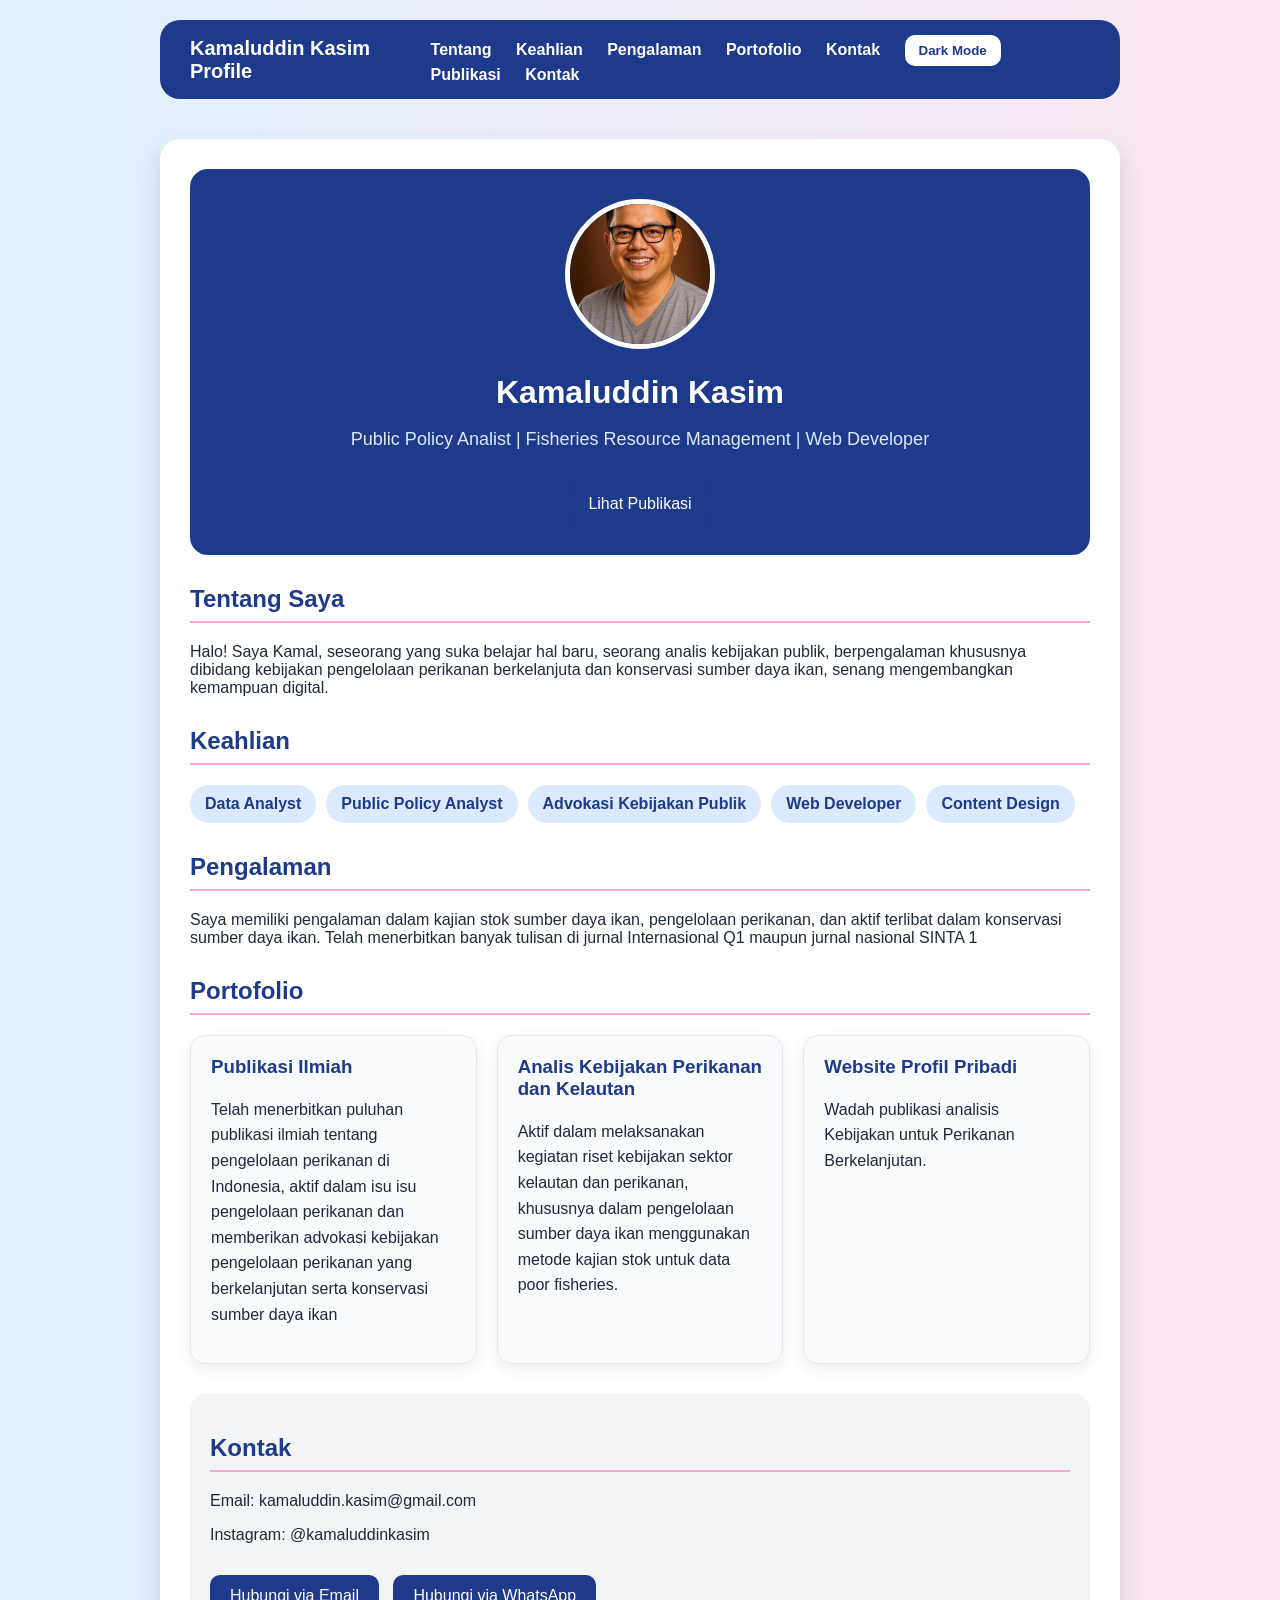
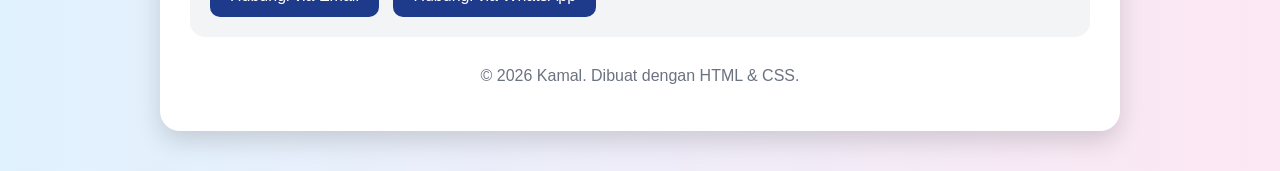
<file: index.html>
<!DOCTYPE html>
<html>
<head>
<head>
  <meta name="viewport" content="width=device-width, initial-scale=1.0">
  <title>Profil Pribadi Kamaluddin Kasim</title>
  <link rel="stylesheet" href="style.css">
</head>  <title>Profil Pribadi Kamaluddin Kasim</title>

  <style>
    body {
      margin: 0;
      font-family: Arial, sans-serif;
      background: linear-gradient(to right, #e0f2fe, #fce7f3);
      color: #1f2937;
    }

    .container {
      width: 85%;
      max-width: 900px;
      margin: 40px auto;
      background-color: white;
      border-radius: 20px;
      padding: 30px;
      box-shadow: 0 10px 25px rgba(0, 0, 0, 0.15);
    }

    .header {
      text-align: center;
      padding: 30px;
      background-color: #1e3a8a;
      color: white;
      border-radius: 18px;
    }

    .foto-profil {
      width: 140px;
      height: 140px;
      border-radius: 50%;
      border: 5px solid white;
      object-fit: cover;
      background-color: #ddd;
    }

    h1 {
      margin-bottom: 5px;
    }

    .tagline {
      font-size: 18px;
      color: #dbeafe;
    }

    .section {
      margin-top: 30px;
    }

    .section h2 {
      color: #1e3a8a;
      border-bottom: 2px solid #f9a8d4;
      padding-bottom: 8px;
    }

    .skill-list {
      display: flex;
      flex-wrap: wrap;
      gap: 10px;
    }

    .skill {
      background-color: #dbeafe;
      color: #1e3a8a;
      padding: 10px 15px;
      border-radius: 20px;
      font-weight: bold;
    }

    .kontak {
      background-color: #f3f4f6;
      padding: 20px;
      border-radius: 15px;
    }

    .button {
      display: inline-block;
      margin-top: 15px;
      padding: 12px 20px;
      background-color: #1e3a8a;
      color: white;
      text-decoration: none;
      border-radius: 10px;
    }

    .button:hover {
      background-color: #f472b6;
    }

    footer {
      text-align: center;
      margin-top: 30px;
      color: #6b7280;
    }
  </style>
</head>

<body>
 <nav class="navbar">
  <div class="nav-title">Kamaluddin Kasim Profile</div>

  <div class="nav-menu">
    <a href="#tentang">Tentang</a>
    <a href="#keahlian">Keahlian</a>
    <a href="#pengalaman">Pengalaman</a>
    <a href="#portofolio">Portofolio</a>
    <a href="#kontak">Kontak</a>
    <button onclick="ubahMode()" class="mode-button" id="modeButton">Dark Mode</button>
<a 
  href="https://scholar.google.com/citations?user=J5LcpdcAAAAJ&hl=en" 
  target="_blank">
  Publikasi
</a>
<a href="#kontak">Kontak</a>
  </div>
</nav>
  <div class="container">

    <div class="header">
  <img src="kamal1.JPEG" alt="Foto Profil" class="foto-profil">
  <h1>Kamaluddin Kasim</h1>
  <p class="tagline">Public Policy Analist | Fisheries Resource Management | Web Developer</p>

  <a 
    href="https://scholar.google.com/citations?user=J5LcpdcAAAAJ&hl=en" 
    class="button scholar-button" 
    target="_blank">
    Lihat Publikasi
  </a>
</div>

    <div class="section" id="tentang">
      <h2>Tentang Saya</h2>
      <p>
        Halo! Saya Kamal, seseorang yang suka belajar hal baru, seorang analis kebijakan publik, 
        berpengalaman khususnya dibidang kebijakan pengelolaan perikanan berkelanjuta dan konservasi sumber daya ikan,
        senang mengembangkan kemampuan digital.
      </p>
    </div>

    <div class="section" id="keahlian">
      <h2>Keahlian</h2>
      <div class="skill-list">
        <div class="skill">Data Analyst</div>
        <div class="skill">Public Policy Analyst</div>
        <div class="skill">Advokasi Kebijakan Publik</div>
        <div class="skill">Web Developer</div>
        <div class="skill">Content Design</div>
      </div>
    </div>

    <div class="section" id="pengalaman">
      <h2>Pengalaman</h2>
      <p>
        Saya memiliki pengalaman dalam kajian stok sumber daya ikan, pengelolaan perikanan, dan aktif terlibat dalam konservasi sumber daya ikan. Telah menerbitkan banyak tulisan di jurnal Internasional Q1 maupun jurnal nasional SINTA 1
      </p>
    </div>
<div class="section" id="portofolio">
  <h2>Portofolio</h2>

  <div class="portfolio-list">

    <div class="portfolio-card">
      <h3>Publikasi Ilmiah</h3>
      <p>
        Telah menerbitkan puluhan publikasi ilmiah tentang pengelolaan perikanan di Indonesia, aktif dalam isu isu pengelolaan perikanan dan memberikan advokasi kebijakan pengelolaan perikanan yang berkelanjutan serta konservasi sumber daya ikan
      </p>
    </div>

    <div class="portfolio-card">
      <h3>Analis Kebijakan Perikanan dan Kelautan</h3>
      <p>
        Aktif dalam melaksanakan kegiatan riset kebijakan sektor kelautan dan perikanan, khususnya dalam pengelolaan sumber daya ikan menggunakan metode kajian stok untuk data poor fisheries.
      </p>
    </div>

    <div class="portfolio-card">
      <h3>Website Profil Pribadi</h3>
      <p>
        Wadah publikasi analisis Kebijakan untuk Perikanan Berkelanjutan.
      </p>
    </div>

  </div>
</div>
   <div class="section kontak" id="kontak">
  <h2>Kontak</h2>
  <p>Email: kamaluddin.kasim@gmail.com</p>
  <p>Instagram: @kamaluddinkasim</p>

  <a href="mailto:kamaluddin.kasim@gmail.com" class="button">Hubungi via Email</a>

  <a 
    href="https://wa.me/6281211742710?text=Halo%20Kamal,%20saya%20tertarik%20dengan%20profil%20Anda"
    class="button whatsapp"
    target="_blank">
    Hubungi via WhatsApp
  </a>
</div>

    <footer>
      <p>© 2026 Kamal. Dibuat dengan HTML & CSS.</p>
    </footer>

  </div>
<script>
  function ubahMode() {
    document.body.classList.toggle("dark-mode");

    const tombol = document.getElementById("modeButton");

    if (document.body.classList.contains("dark-mode")) {
      tombol.textContent = "Light Mode";
    } else {
      tombol.textContent = "Dark Mode";
    }
  }
</script>
<script>
  const tombol = document.getElementById("modeButton");

  if (localStorage.getItem("mode") === "dark") {
    document.body.classList.add("dark-mode");
    tombol.textContent = "Light Mode";
  }

  function ubahMode() {
    document.body.classList.toggle("dark-mode");

    if (document.body.classList.contains("dark-mode")) {
      tombol.textContent = "Light Mode";
      localStorage.setItem("mode", "dark");
    } else {
      tombol.textContent = "Dark Mode";
      localStorage.setItem("mode", "light");
    }
  }
</script>

</body>
</html>
</file>
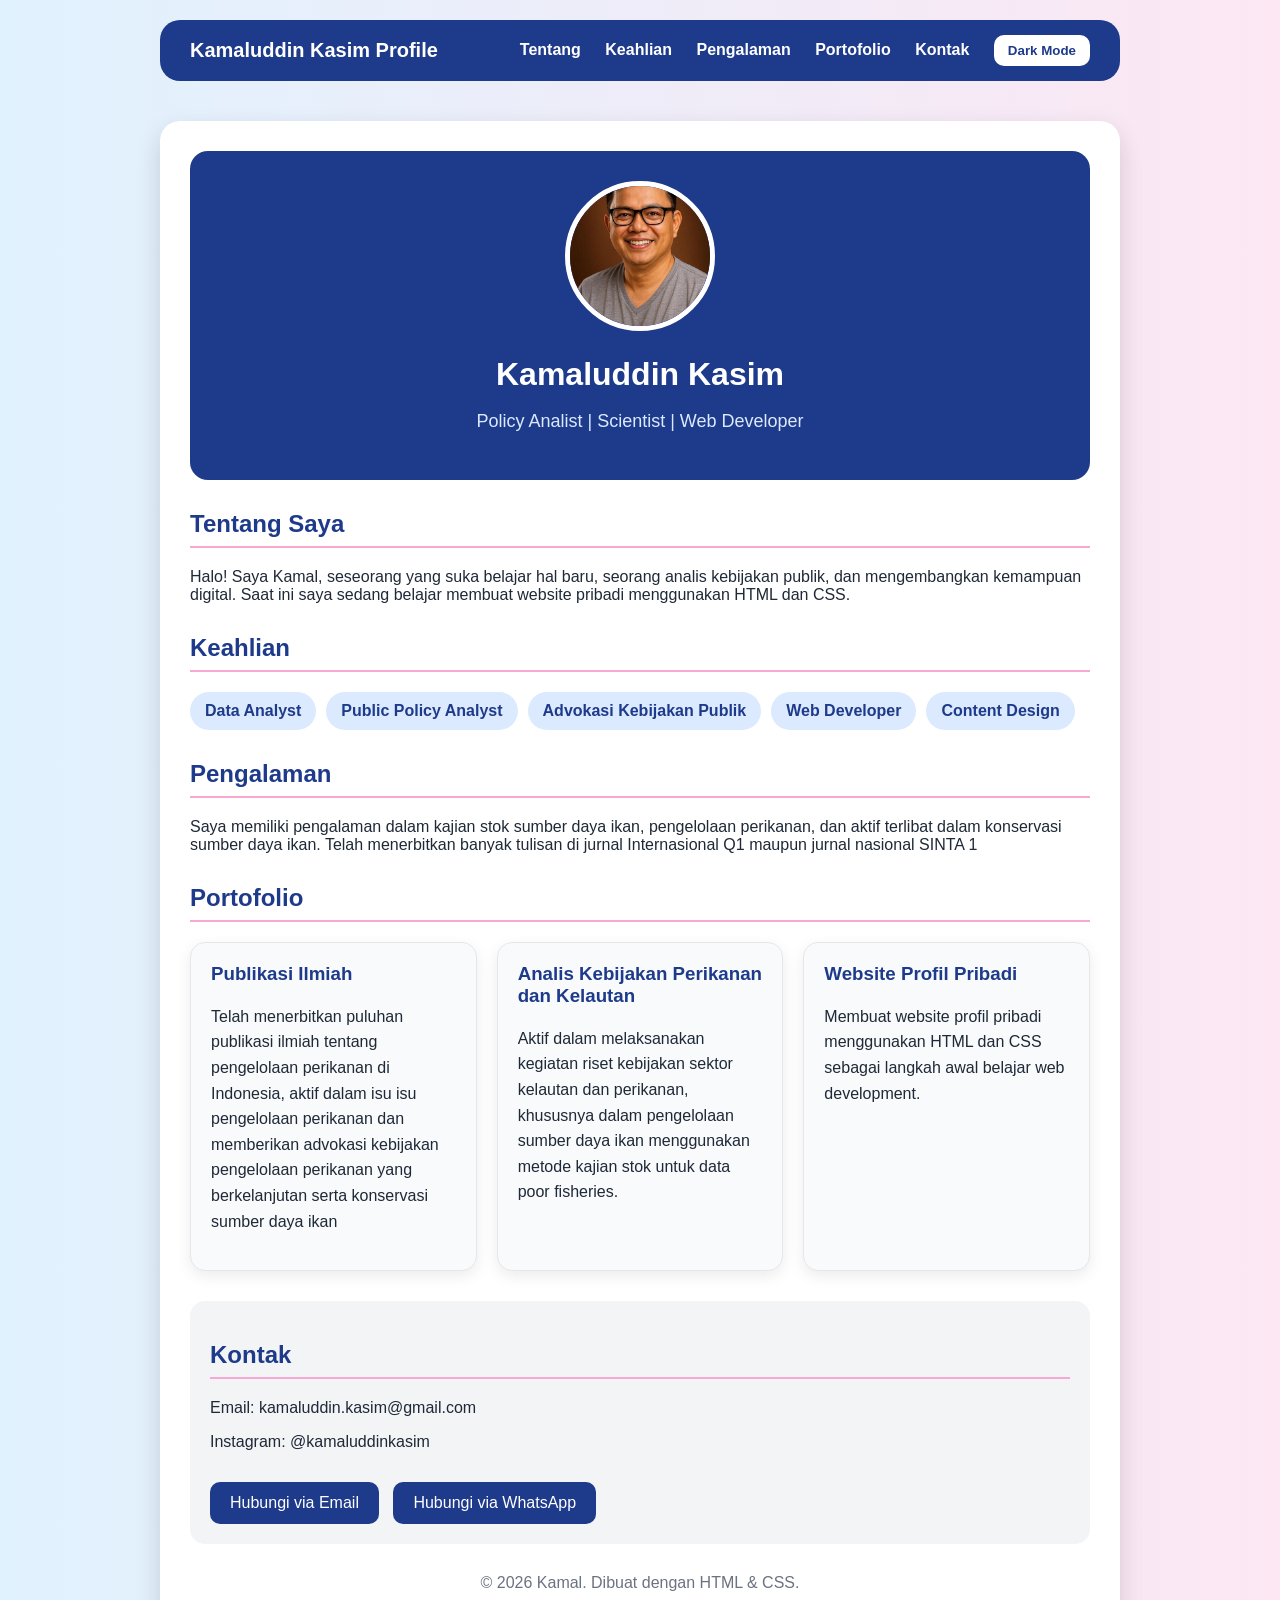
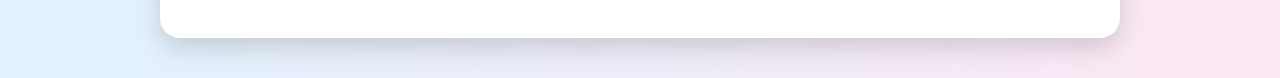
<file: index.html.html>
<!DOCTYPE html>
<html>
<head>
<head>
  <meta name="viewport" content="width=device-width, initial-scale=1.0">
  <title>Profil Pribadi Kamal</title>
  <link rel="stylesheet" href="style.css">
</head>  <title>Profil Pribadi Kamal</title>

  <style>
    body {
      margin: 0;
      font-family: Arial, sans-serif;
      background: linear-gradient(to right, #e0f2fe, #fce7f3);
      color: #1f2937;
    }

    .container {
      width: 85%;
      max-width: 900px;
      margin: 40px auto;
      background-color: white;
      border-radius: 20px;
      padding: 30px;
      box-shadow: 0 10px 25px rgba(0, 0, 0, 0.15);
    }

    .header {
      text-align: center;
      padding: 30px;
      background-color: #1e3a8a;
      color: white;
      border-radius: 18px;
    }

    .foto-profil {
      width: 140px;
      height: 140px;
      border-radius: 50%;
      border: 5px solid white;
      object-fit: cover;
      background-color: #ddd;
    }

    h1 {
      margin-bottom: 5px;
    }

    .tagline {
      font-size: 18px;
      color: #dbeafe;
    }

    .section {
      margin-top: 30px;
    }

    .section h2 {
      color: #1e3a8a;
      border-bottom: 2px solid #f9a8d4;
      padding-bottom: 8px;
    }

    .skill-list {
      display: flex;
      flex-wrap: wrap;
      gap: 10px;
    }

    .skill {
      background-color: #dbeafe;
      color: #1e3a8a;
      padding: 10px 15px;
      border-radius: 20px;
      font-weight: bold;
    }

    .kontak {
      background-color: #f3f4f6;
      padding: 20px;
      border-radius: 15px;
    }

    .button {
      display: inline-block;
      margin-top: 15px;
      padding: 12px 20px;
      background-color: #1e3a8a;
      color: white;
      text-decoration: none;
      border-radius: 10px;
    }

    .button:hover {
      background-color: #f472b6;
    }

    footer {
      text-align: center;
      margin-top: 30px;
      color: #6b7280;
    }
  </style>
</head>

<body>
 <nav class="navbar">
  <div class="nav-title">Kamaluddin Kasim Profile</div>

  <div class="nav-menu">
    <a href="#tentang">Tentang</a>
    <a href="#keahlian">Keahlian</a>
    <a href="#pengalaman">Pengalaman</a>
    <a href="#portofolio">Portofolio</a>
    <a href="#kontak">Kontak</a>
    <button onclick="ubahMode()" class="mode-button" id="modeButton">Dark Mode</button>
  </div>
</nav>
  <div class="container">

    <div class="header">
      <img src="kamal1.JPEG" alt="Foto Profil" class="foto-profil">
      <h1>Kamaluddin Kasim</h1>
      <p class="tagline">Policy Analist | Scientist | Web Developer</p>
    </div>

    <div class="section" id="tentang">
      <h2>Tentang Saya</h2>
      <p>
        Halo! Saya Kamal, seseorang yang suka belajar hal baru, seorang analis kebijakan publik,
        dan mengembangkan kemampuan digital. Saat ini saya sedang belajar membuat website
        pribadi menggunakan HTML dan CSS.
      </p>
    </div>

    <div class="section" id="keahlian">
      <h2>Keahlian</h2>
      <div class="skill-list">
        <div class="skill">Data Analyst</div>
        <div class="skill">Public Policy Analyst</div>
        <div class="skill">Advokasi Kebijakan Publik</div>
        <div class="skill">Web Developer</div>
        <div class="skill">Content Design</div>
      </div>
    </div>

    <div class="section" id="pengalaman">
      <h2>Pengalaman</h2>
      <p>
        Saya memiliki pengalaman dalam kajian stok sumber daya ikan, pengelolaan perikanan, dan aktif terlibat dalam konservasi sumber daya ikan. Telah menerbitkan banyak tulisan di jurnal Internasional Q1 maupun jurnal nasional SINTA 1
      </p>
    </div>
<div class="section" id="portofolio">
  <h2>Portofolio</h2>

  <div class="portfolio-list">

    <div class="portfolio-card">
      <h3>Publikasi Ilmiah</h3>
      <p>
        Telah menerbitkan puluhan publikasi ilmiah tentang pengelolaan perikanan di Indonesia, aktif dalam isu isu pengelolaan perikanan dan memberikan advokasi kebijakan pengelolaan perikanan yang berkelanjutan serta konservasi sumber daya ikan
      </p>
    </div>

    <div class="portfolio-card">
      <h3>Analis Kebijakan Perikanan dan Kelautan</h3>
      <p>
        Aktif dalam melaksanakan kegiatan riset kebijakan sektor kelautan dan perikanan, khususnya dalam pengelolaan sumber daya ikan menggunakan metode kajian stok untuk data poor fisheries.
      </p>
    </div>

    <div class="portfolio-card">
      <h3>Website Profil Pribadi</h3>
      <p>
        Membuat website profil pribadi menggunakan HTML dan CSS sebagai langkah awal
        belajar web development.
      </p>
    </div>

  </div>
</div>
   <div class="section kontak" id="kontak">
  <h2>Kontak</h2>
  <p>Email: kamaluddin.kasim@gmail.com</p>
  <p>Instagram: @kamaluddinkasim</p>

  <a href="mailto:kamaluddin.kasim@gmail.com" class="button">Hubungi via Email</a>

  <a 
    href="https://wa.me/6281211742710?text=Halo%20Kamal,%20saya%20tertarik%20dengan%20profil%20Anda"
    class="button whatsapp"
    target="_blank">
    Hubungi via WhatsApp
  </a>
</div>

    <footer>
      <p>© 2026 Kamal. Dibuat dengan HTML & CSS.</p>
    </footer>

  </div>
<script>
  function ubahMode() {
    document.body.classList.toggle("dark-mode");

    const tombol = document.getElementById("modeButton");

    if (document.body.classList.contains("dark-mode")) {
      tombol.textContent = "Light Mode";
    } else {
      tombol.textContent = "Dark Mode";
    }
  }
</script>
<script>
  const tombol = document.getElementById("modeButton");

  if (localStorage.getItem("mode") === "dark") {
    document.body.classList.add("dark-mode");
    tombol.textContent = "Light Mode";
  }

  function ubahMode() {
    document.body.classList.toggle("dark-mode");

    if (document.body.classList.contains("dark-mode")) {
      tombol.textContent = "Light Mode";
      localStorage.setItem("mode", "dark");
    } else {
      tombol.textContent = "Dark Mode";
      localStorage.setItem("mode", "light");
    }
  }
</script>

</body>
</html>
</file>
<file: style.css>
body {
  margin: 0;
  font-family: Arial, sans-serif;
  background: linear-gradient(to right, #e0f2fe, #fce7f3);
  color: #1f2937; scroll-behavior: smooth;
}

.navbar {
  width: 85%;
  max-width: 900px;
  margin: 20px auto 0;
  padding: 15px 30px;
  background-color: #1e3a8a;
  color: white;
  border-radius: 20px;
  display: flex;
  justify-content: space-between;
  align-items: center;
}

.nav-title {
  font-weight: bold;
  font-size: 20px;
}

.nav-menu a {
  color: white;
  text-decoration: none;
  margin-left: 20px;
  font-weight: bold;
}

.nav-menu a:hover {
  color: #f9a8d4;
}
.container {
  width: 85%;
  max-width: 900px;
  margin: 40px auto;
  background-color: white;
  border-radius: 20px;
  padding: 30px;
  box-shadow: 0 10px 25px rgba(0, 0, 0, 0.15);
}

.header {
  text-align: center;
  padding: 30px;
  background-color: #be185d;
  color: white;
  border-radius: 18px;
}

.foto-profil {
  width: 140px;
  height: 140px;
  border-radius: 50%;
  border: 5px solid white;
  object-fit: cover;
  background-color: #ddd;
}

h1 {
  margin-bottom: 5px;
}

.tagline {
  font-size: 18px;
  color: #dbeafe;
}

.section {
  margin-top: 30px;
}

.section h2 {
  color: #1e3a8a;
  border-bottom: 2px solid #f9a8d4;
  padding-bottom: 8px;
}

.skill-list {
  display: flex;
  flex-wrap: wrap;
  gap: 10px;
}

.skill {
  background-color: #dbeafe;
  color: #1e3a8a;
  padding: 10px 15px;
  border-radius: 20px;
  font-weight: bold;
}

.kontak {
  background-color: #f3f4f6;
  padding: 20px;
  border-radius: 15px;
}

.button {
  display: inline-block;
  margin-top: 15px;
  padding: 12px 20px;
  background-color: #1e3a8a;
  color: white;
  text-decoration: none;
  border-radius: 10px;
transition: 0.3s;
}

.button:hover {
  background-color: #f472b6;
  transform: scale(1.05);
}

footer {
  text-align: center;
  margin-top: 30px;
  color: #6b7280;
}
.portfolio-list {
  display: flex;
  gap: 20px;
  margin-top: 20px;
}

.portfolio-card {
  flex: 1;
  background-color: #f8fafc;
  padding: 20px;
  border-radius: 15px;
  border: 1px solid #e5e7eb;
  box-shadow: 0 5px 15px rgba(0, 0, 0, 0.08);
transition: 0.3s;
}

.portfolio-card h3 {
  color: #1e3a8a;
  margin-top: 0;
}

.portfolio-card p {
  line-height: 1.6;
}

.portfolio-card:hover {
  transform: translateY(-8px);
  box-shadow: 0 12px 25px rgba(0, 0, 0, 0.18);
}
@media (max-width: 768px) {
  .navbar {
    width: 85%;
    flex-direction: column;
    text-align: center;
    gap: 15px;
    padding: 20px; .whatsapp {
  margin-left: 0;
  margin-top: 10px;
}
@media (max-width: 768px) {
  .navbar {
    width: 85%;
    flex-direction: column;
    text-align: center;
    gap: 15px;
    padding: 20px;
  }
.mode-button {
  margin-left: 0;
  margin-top: 10px;
}
  .portfolio-list {
    flex-direction: column;
  }
}
  }

  .nav-menu {
    display: flex;
    flex-direction: column;
    gap: 10px;
  }

  .nav-menu a {
    margin-left: 0;
  }

  .container {
  width: 85%;
  max-width: 900px;
  margin: 40px auto;
  background-color: white;
  border-radius: 20px;
  padding: 30px;
  box-shadow: 0 10px 25px rgba(0, 0, 0, 0.15);
  animation: munculHalus 1s ease;
}

  .header {
    padding: 25px 15px;
  }

  .foto-profil {
  width: 140px;
  height: 140px;
  border-radius: 50%;
  border: 5px solid white;
  object-fit: cover;
  background-color: #ddd;
  transition: 0.3s;
}
.foto-profil:hover {
  transform: scale(1.08);
  transition: 0.3s;
}
  h1 {
    font-size: 26px;
  }

  .tagline {
    font-size: 16px;
  }

  .section h2 {
    font-size: 22px;
  }

  .skill-list {
    flex-direction: column;
  }

  .skill {
    text-align: center;
  }

  .button {
    display: block;
    text-align: center;
  }
}
.whatsapp {
  background-color: #16a34a;
  margin-left: 10px;
}

.whatsapp:hover {
  background-color: #15803d;
}
@keyframes munculHalus {
  from {
    opacity: 0;
    transform: translateY(30px);
  }
  to {
    opacity: 1;
    transform: translateY(0);
  }
}
.mode-button {
  margin-left: 20px;
  padding: 8px 14px;
  border: none;
  border-radius: 10px;
  background-color: white;
  color: #1e3a8a;
  font-weight: bold;
  cursor: pointer;
  transition: 0.3s;
}

.mode-button:hover {
  background-color: #f9a8d4;
  color: white;
}

.dark-mode {
  background: linear-gradient(to right, #111827, #1f2937);
  color: #f9fafb;
}

.dark-mode .container {
  background-color: #111827;
  color: #f9fafb;
}

.dark-mode .section h2 {
  color: #93c5fd;
}

.dark-mode .portfolio-card {
  background-color: #1f2937;
  border: 1px solid #374151;
}

.dark-mode .portfolio-card h3 {
  color: #93c5fd;
}

.dark-mode .kontak {
  background-color: #1f2937;
}

.dark-mode footer {
  color: #d1d5db;
}
.scholar-button {
  background-color: white;
  color: #1e3a8a;
  margin-top: 20px;
}

.scholar-button:hover {
  background-color: #f9a8d4;
  color: white;
}
.dark-mode .scholar-button {
  background-color: #f9fafb;
  color: #1e3a8a;
}

.dark-mode .scholar-button:hover {
  background-color: #93c5fd;
  color: #111827;
}
</file>
